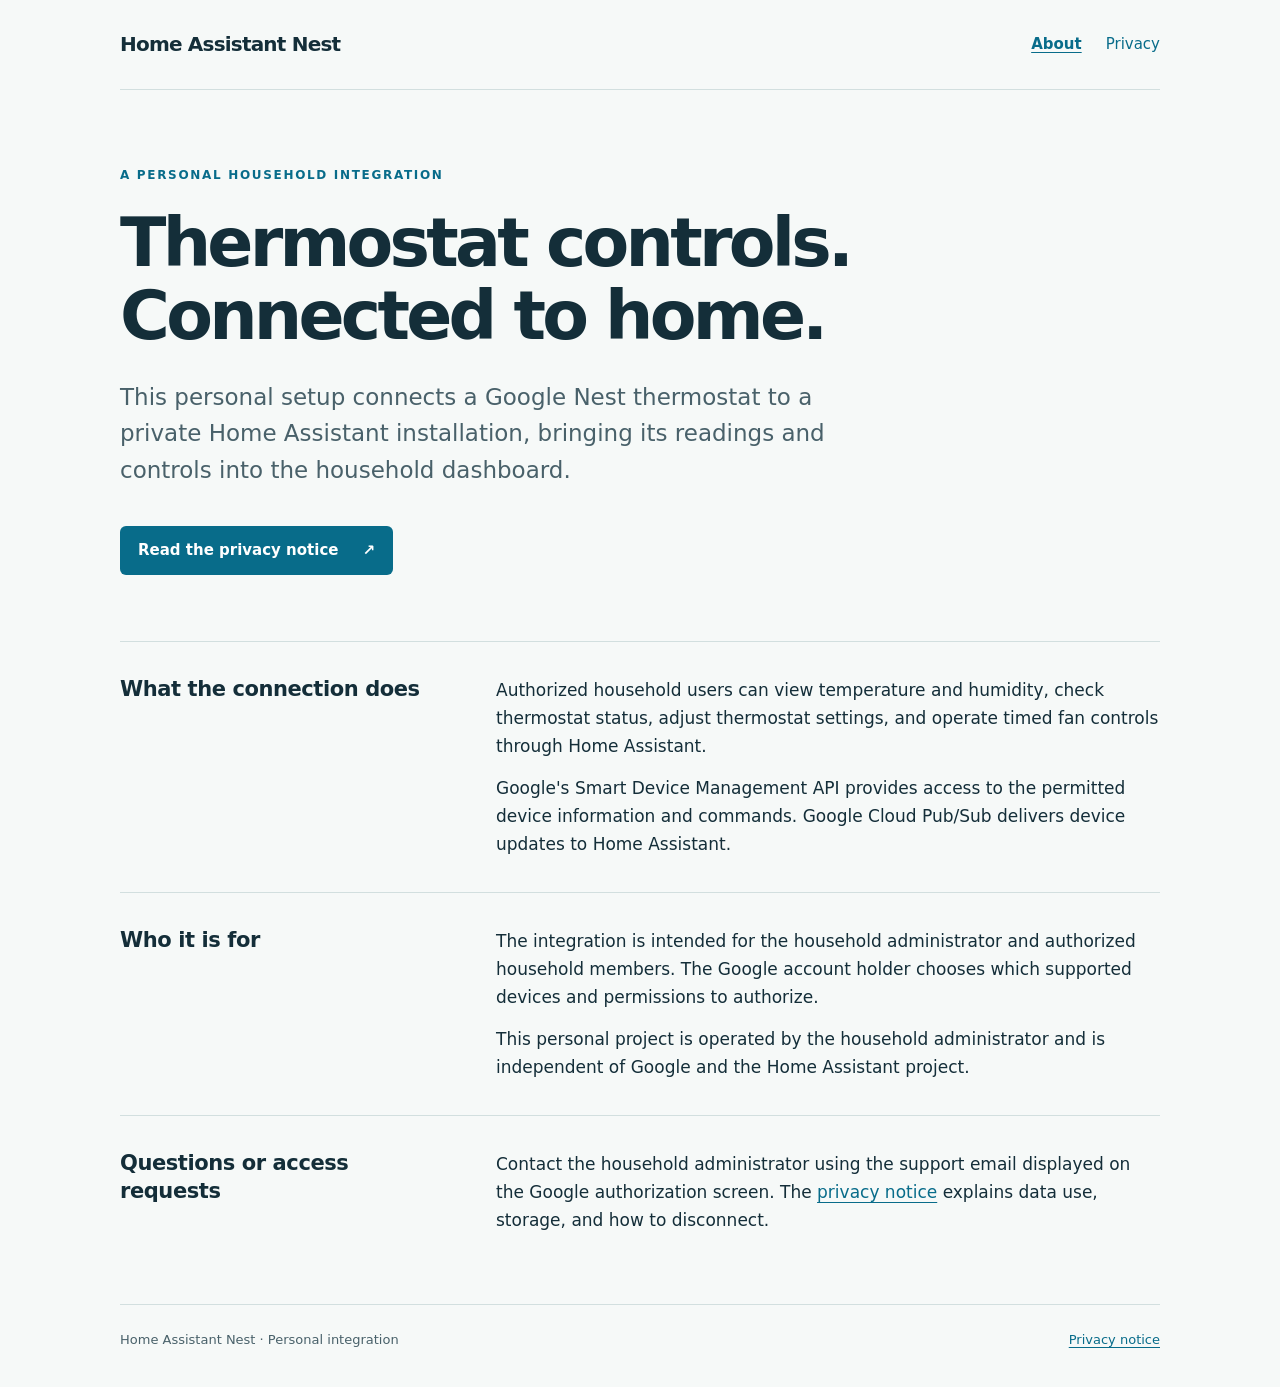
<file: index.html>
<!doctype html>
<html lang="en">
<head>
  <meta charset="utf-8">
  <meta name="viewport" content="width=device-width, initial-scale=1">
  <meta name="description" content="Information about a personal Google Nest thermostat integration with Home Assistant.">
  <title>Home Assistant Nest · Personal integration</title>
  <link rel="stylesheet" href="styles.css">
</head>
<body>
  <a class="skip" href="#main">Skip to content</a>
  <header class="site-header"><a class="wordmark" href="./">Home Assistant Nest</a><nav aria-label="Main navigation"><a href="./" aria-current="page">About</a><a href="privacy.html">Privacy</a></nav></header>
  <main id="main">
    <section class="intro">
      <p class="eyebrow">A personal household integration</p>
      <h1>Thermostat controls.<br>Connected to home.</h1>
      <p class="lead">This personal setup connects a Google Nest thermostat to a private Home Assistant installation, bringing its readings and controls into the household dashboard.</p>
      <a class="button" href="privacy.html">Read the privacy notice <span aria-hidden="true">↗</span></a>
    </section>
    <section class="details" aria-labelledby="purpose">
      <h2 id="purpose">What the connection does</h2>
      <div><p>Authorized household users can view temperature and humidity, check thermostat status, adjust thermostat settings, and operate timed fan controls through Home Assistant.</p><p>Google's Smart Device Management API provides access to the permitted device information and commands. Google Cloud Pub/Sub delivers device updates to Home Assistant.</p></div>
    </section>
    <section class="details" aria-labelledby="access">
      <h2 id="access">Who it is for</h2>
      <div><p>The integration is intended for the household administrator and authorized household members. The Google account holder chooses which supported devices and permissions to authorize.</p><p>This personal project is operated by the household administrator and is independent of Google and the Home Assistant project.</p></div>
    </section>
    <section class="details" aria-labelledby="contact">
      <h2 id="contact">Questions or access requests</h2>
      <p>Contact the household administrator using the support email displayed on the Google authorization screen. The <a href="privacy.html">privacy notice</a> explains data use, storage, and how to disconnect.</p>
    </section>
  </main>
  <footer><span>Home Assistant Nest · Personal integration</span><a href="privacy.html">Privacy notice</a></footer>
</body>
</html>
</file>
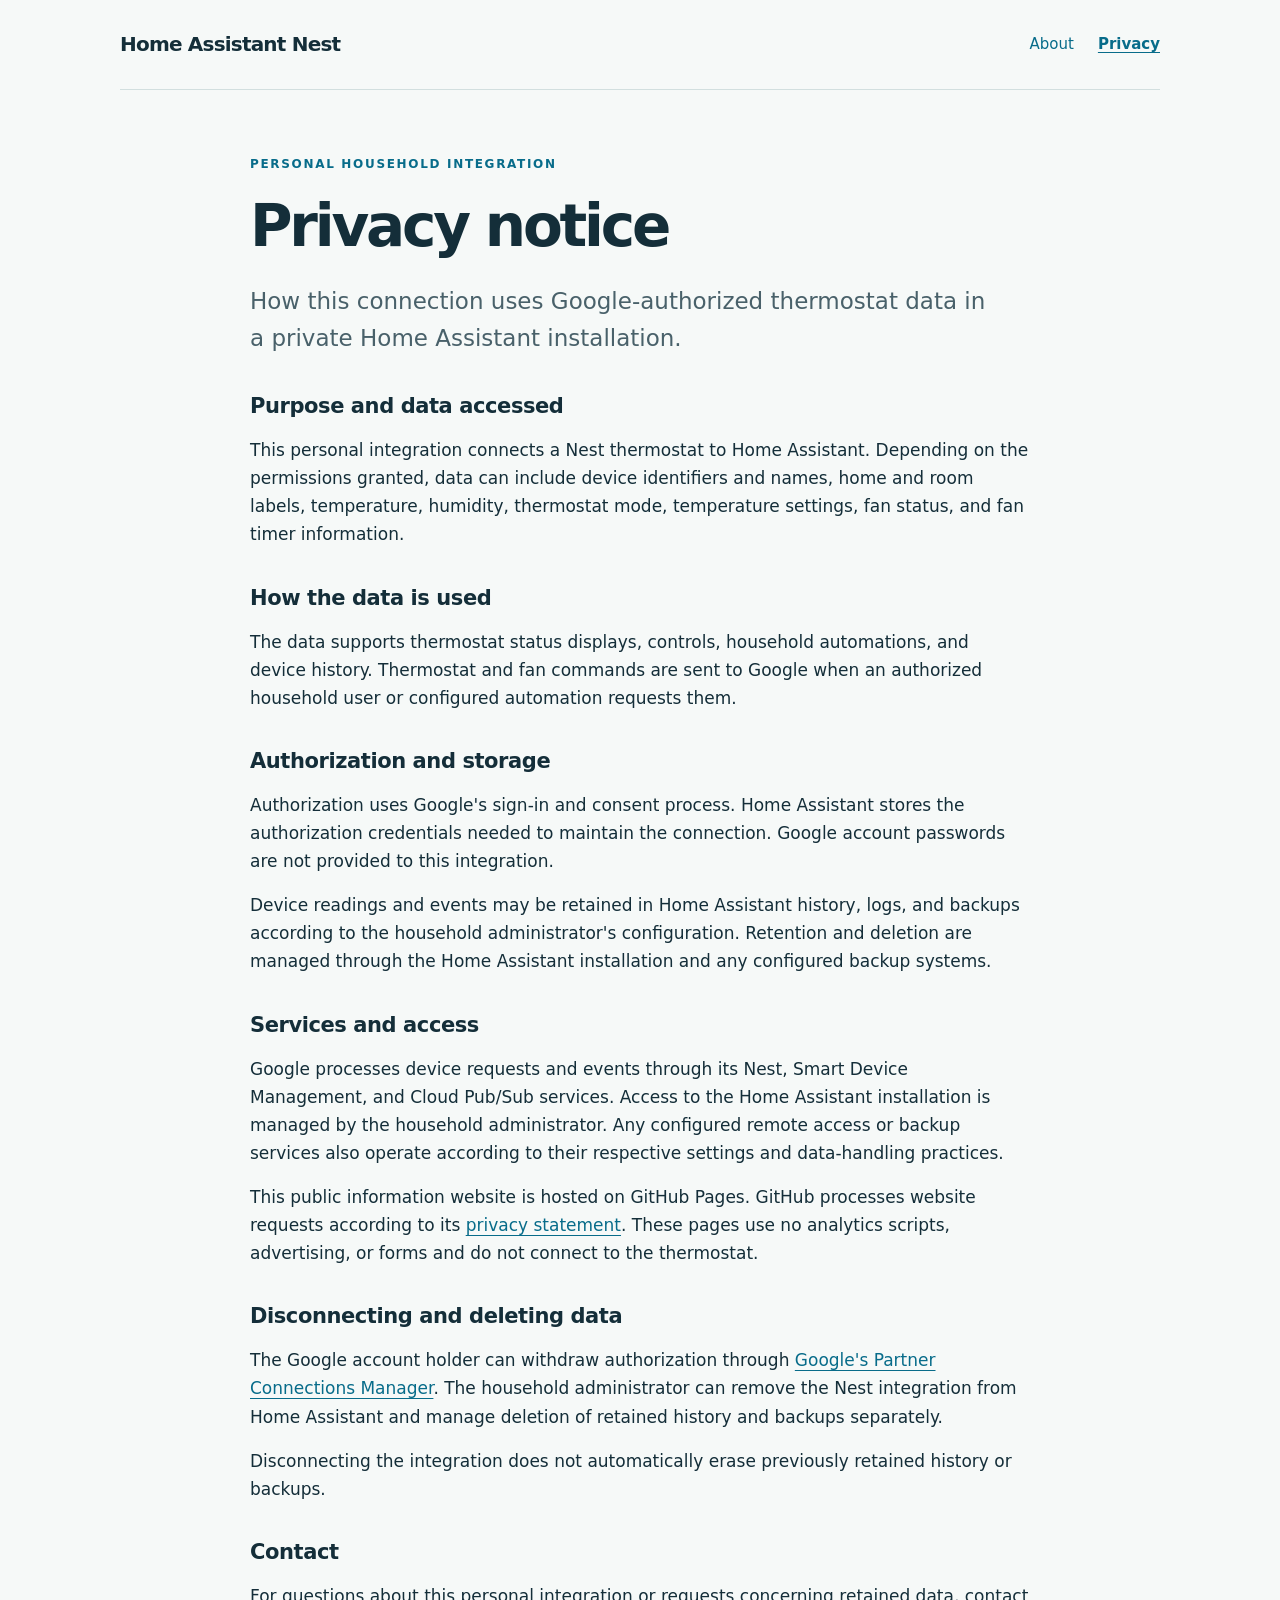
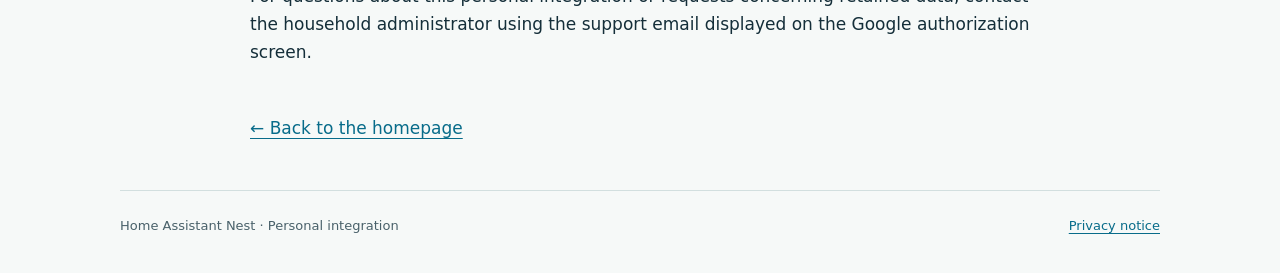
<file: privacy.html>
<!doctype html>
<html lang="en">
<head>
  <meta charset="utf-8">
  <meta name="viewport" content="width=device-width, initial-scale=1">
  <meta name="description" content="Data access, use, storage, and disconnection information for a personal Nest thermostat integration.">
  <title>Privacy notice · Home Assistant Nest</title>
  <link rel="stylesheet" href="styles.css">
</head>
<body>
  <a class="skip" href="#main">Skip to content</a>
  <header class="site-header"><a class="wordmark" href="./">Home Assistant Nest</a><nav aria-label="Main navigation"><a href="./">About</a><a href="privacy.html" aria-current="page">Privacy</a></nav></header>
  <main id="main" class="policy">
    <p class="eyebrow">Personal household integration</p>
    <h1>Privacy notice</h1>
    <p class="lead">How this connection uses Google-authorized thermostat data in a private Home Assistant installation.</p>
    <section><h2>Purpose and data accessed</h2><p>This personal integration connects a Nest thermostat to Home Assistant. Depending on the permissions granted, data can include device identifiers and names, home and room labels, temperature, humidity, thermostat mode, temperature settings, fan status, and fan timer information.</p></section>
    <section><h2>How the data is used</h2><p>The data supports thermostat status displays, controls, household automations, and device history. Thermostat and fan commands are sent to Google when an authorized household user or configured automation requests them.</p></section>
    <section><h2>Authorization and storage</h2><p>Authorization uses Google's sign-in and consent process. Home Assistant stores the authorization credentials needed to maintain the connection. Google account passwords are not provided to this integration.</p><p>Device readings and events may be retained in Home Assistant history, logs, and backups according to the household administrator's configuration. Retention and deletion are managed through the Home Assistant installation and any configured backup systems.</p></section>
    <section><h2>Services and access</h2><p>Google processes device requests and events through its Nest, Smart Device Management, and Cloud Pub/Sub services. Access to the Home Assistant installation is managed by the household administrator. Any configured remote access or backup services also operate according to their respective settings and data-handling practices.</p><p>This public information website is hosted on GitHub Pages. GitHub processes website requests according to its <a href="https://docs.github.com/en/site-policy/privacy-policies/github-general-privacy-statement">privacy statement</a>. These pages use no analytics scripts, advertising, or forms and do not connect to the thermostat.</p></section>
    <section><h2>Disconnecting and deleting data</h2><p>The Google account holder can withdraw authorization through <a href="https://nestservices.google.com/partnerconnections">Google's Partner Connections Manager</a>. The household administrator can remove the Nest integration from Home Assistant and manage deletion of retained history and backups separately.</p><p>Disconnecting the integration does not automatically erase previously retained history or backups.</p></section>
    <section><h2>Contact</h2><p>For questions about this personal integration or requests concerning retained data, contact the household administrator using the support email displayed on the Google authorization screen.</p></section>
    <p class="back-link"><a href="./">← Back to the homepage</a></p>
  </main>
  <footer><span>Home Assistant Nest · Personal integration</span><a href="privacy.html" aria-current="page">Privacy notice</a></footer>
</body>
</html>
</file>
<file: styles.css>
:root{color-scheme:light;--ink:#142e39;--muted:#49616a;--blue:#086c8a;--paper:#f6f9f8;--line:#d2dfdf}
*{box-sizing:border-box}
body{margin:0;background:var(--paper);color:var(--ink);font:17px/1.65 system-ui,-apple-system,BlinkMacSystemFont,"Segoe UI",sans-serif}
a{color:var(--blue);text-underline-offset:.22em}
a:hover{color:#034b65}
a:focus-visible{outline:3px solid #e9a42a;outline-offset:5px;border-radius:2px}
.site-header,main,footer{width:min(1040px,calc(100% - 56px));margin-inline:auto}
.site-header{display:flex;align-items:center;justify-content:space-between;gap:24px;padding:28px 0;border-bottom:1px solid var(--line)}
.wordmark{font-weight:750;letter-spacing:-.04em;color:var(--ink);text-decoration:none;font-size:20px}
nav{display:flex;gap:24px;font-size:15px}
nav a{text-decoration:none}
nav a[aria-current=page]{font-weight:700;text-decoration:underline}
.intro{padding:76px 0 66px;max-width:810px}
.eyebrow{color:var(--blue);font-weight:700;font-size:12px;letter-spacing:.14em;text-transform:uppercase;margin:0 0 20px}
h1{font-size:clamp(38px,6vw,68px);font-weight:650;line-height:1.08;letter-spacing:-.055em;margin:0 0 26px}
.lead{font-size:clamp(19px,2.5vw,23px);line-height:1.6;color:var(--muted);max-width:740px}
.button{display:inline-flex;align-items:center;gap:24px;margin-top:14px;padding:12px 18px;background:var(--blue);border-radius:6px;color:white;text-decoration:none;font-size:15px;font-weight:650}
.button:hover{background:#04516b;color:white}
.details{display:grid;grid-template-columns:1fr 2fr;gap:44px;padding:34px 0;border-top:1px solid var(--line)}
h2{font-size:21px;line-height:1.3;letter-spacing:-.02em;margin:0 0 16px}
.details p{margin:0 0 14px}.details p:last-child{margin-bottom:0}
.policy{max-width:780px;padding-top:65px}
.policy h1{font-size:clamp(38px,6vw,58px)}
.policy section{margin:36px 0}
.policy section p{margin:0 0 16px}
.back-link{margin:48px 0}
footer{border-top:1px solid var(--line);margin-top:36px;padding:24px 0 36px;display:flex;justify-content:space-between;gap:16px;color:var(--muted);font-size:13px}
.skip{position:absolute;top:-100px;left:16px;background:white;padding:12px;z-index:2}
.skip:focus{top:12px}
@media(max-width:640px){.site-header,main,footer{width:calc(100% - 36px)}.site-header{align-items:flex-start;flex-direction:column;gap:12px;padding:22px 0}nav{gap:20px}.intro{padding:48px 0}.details{grid-template-columns:1fr;gap:4px;padding:28px 0}.policy{padding-top:42px}footer{flex-direction:column;gap:8px}body{font-size:16px}}
@media(prefers-reduced-motion:no-preference){a{transition:color .15s,background-color .15s}}
</file>
